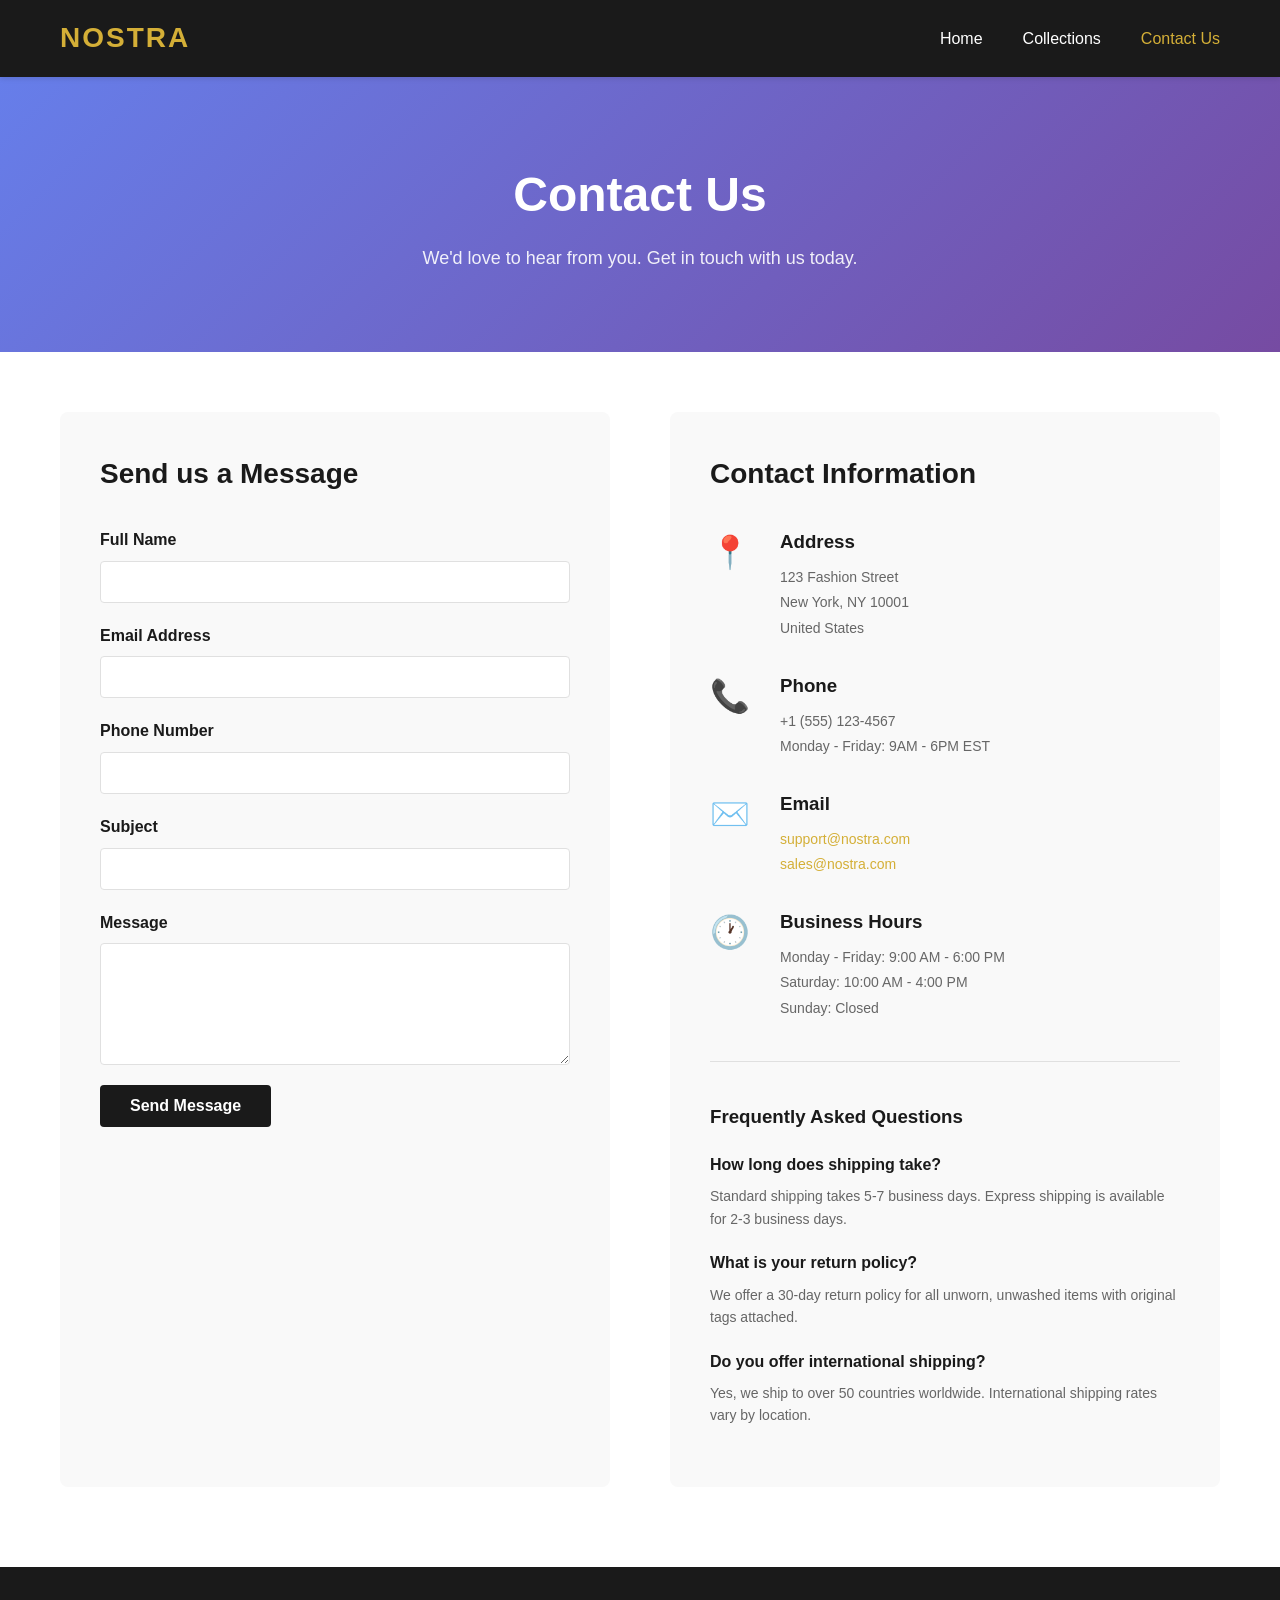
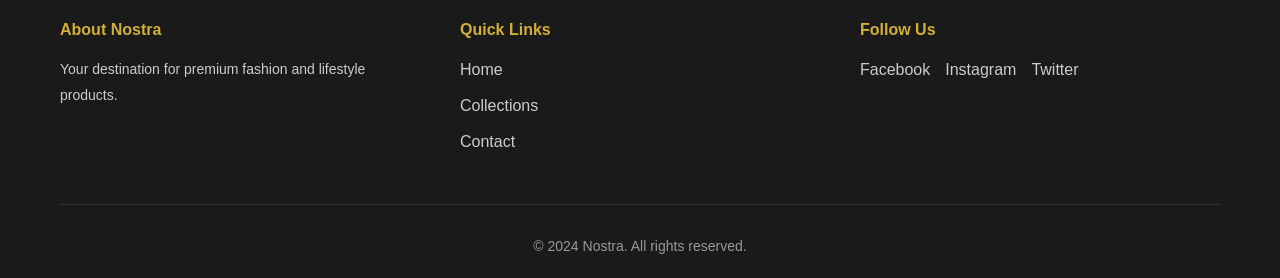
<file: contact.html>
<!DOCTYPE html>
<html lang="en">
<head>
    <meta charset="UTF-8">
    <meta name="viewport" content="width=device-width, initial-scale=1.0">
    <title>Contact Us - Nostra</title>
    <link rel="stylesheet" href="style.css">
</head>
<body>
    <!-- Navigation Bar -->
    <nav class="navbar">
        <div class="nav-container">
            <div class="nav-logo">
                <a href="index.html">NOSTRA</a>
            </div>
            <ul class="nav-menu">
                <li class="nav-item">
                    <a href="index.html" class="nav-link">Home</a>
                </li>
                <li class="nav-item">
                    <a href="collections.html" class="nav-link">Collections</a>
                </li>
                <li class="nav-item">
                    <a href="contact.html" class="nav-link active">Contact Us</a>
                </li>
            </ul>
            <div class="hamburger">
                <span></span>
                <span></span>
                <span></span>
            </div>
        </div>
    </nav>

    <!-- Page Header -->
    <section class="page-header">
        <h1>Contact Us</h1>
        <p>We'd love to hear from you. Get in touch with us today.</p>
    </section>

    <div class="container">
        <div class="contact-wrapper">
            <!-- Contact Form -->
            <div class="contact-form-section">
                <h2>Send us a Message</h2>
                <form class="contact-form" id="contactForm">
                    <div class="form-group">
                        <label for="name">Full Name</label>
                        <input type="text" id="name" name="name" required>
                    </div>

                    <div class="form-group">
                        <label for="email">Email Address</label>
                        <input type="email" id="email" name="email" required>
                    </div>

                    <div class="form-group">
                        <label for="phone">Phone Number</label>
                        <input type="tel" id="phone" name="phone">
                    </div>

                    <div class="form-group">
                        <label for="subject">Subject</label>
                        <input type="text" id="subject" name="subject" required>
                    </div>

                    <div class="form-group">
                        <label for="message">Message</label>
                        <textarea id="message" name="message" rows="6" required></textarea>
                    </div>

                    <button type="submit" class="btn btn-primary">Send Message</button>
                </form>
                <div id="formMessage" class="form-message" style="display: none;"></div>
            </div>

            <!-- Contact Information -->
            <div class="contact-info-section">
                <h2>Contact Information</h2>
                
                <div class="info-item">
                    <div class="info-icon">📍</div>
                    <div class="info-content">
                        <h3>Address</h3>
                        <p>123 Fashion Street<br>New York, NY 10001<br>United States</p>
                    </div>
                </div>

                <div class="info-item">
                    <div class="info-icon">📞</div>
                    <div class="info-content">
                        <h3>Phone</h3>
                        <p>+1 (555) 123-4567<br>Monday - Friday: 9AM - 6PM EST</p>
                    </div>
                </div>

                <div class="info-item">
                    <div class="info-icon">✉️</div>
                    <div class="info-content">
                        <h3>Email</h3>
                        <p><a href="mailto:support@nostra.com">support@nostra.com</a><br><a href="mailto:sales@nostra.com">sales@nostra.com</a></p>
                    </div>
                </div>

                <div class="info-item">
                    <div class="info-icon">🕐</div>
                    <div class="info-content">
                        <h3>Business Hours</h3>
                        <p>Monday - Friday: 9:00 AM - 6:00 PM<br>Saturday: 10:00 AM - 4:00 PM<br>Sunday: Closed</p>
                    </div>
                </div>

                <!-- FAQ Section -->
                <div class="faq-section">
                    <h3>Frequently Asked Questions</h3>
                    <div class="faq-item">
                        <h4>How long does shipping take?</h4>
                        <p>Standard shipping takes 5-7 business days. Express shipping is available for 2-3 business days.</p>
                    </div>
                    <div class="faq-item">
                        <h4>What is your return policy?</h4>
                        <p>We offer a 30-day return policy for all unworn, unwashed items with original tags attached.</p>
                    </div>
                    <div class="faq-item">
                        <h4>Do you offer international shipping?</h4>
                        <p>Yes, we ship to over 50 countries worldwide. International shipping rates vary by location.</p>
                    </div>
                </div>
            </div>
        </div>
    </div>

    <!-- Footer -->
    <footer class="footer">
        <div class="container">
            <div class="footer-content">
                <div class="footer-section">
                    <h4>About Nostra</h4>
                    <p>Your destination for premium fashion and lifestyle products.</p>
                </div>
                <div class="footer-section">
                    <h4>Quick Links</h4>
                    <ul>
                        <li><a href="index.html">Home</a></li>
                        <li><a href="collections.html">Collections</a></li>
                        <li><a href="contact.html">Contact</a></li>
                    </ul>
                </div>
                <div class="footer-section">
                    <h4>Follow Us</h4>
                    <div class="social-links">
                        <a href="#">Facebook</a>
                        <a href="#">Instagram</a>
                        <a href="#">Twitter</a>
                    </div>
                </div>
            </div>
            <div class="footer-bottom">
                <p>&copy; 2024 Nostra. All rights reserved.</p>
            </div>
        </div>
    </footer>

    <script src="script.js"></script>
</body>
</html>
</file>
<file: style.css>
/* ===== VARIABLES & RESET ===== */
:root {
    --primary-color: #1a1a1a;
    --secondary-color: #d4af37;
    --text-color: #333;
    --light-bg: #f9f9f9;
    --white: #ffffff;
    --border-color: #e0e0e0;
    --transition: all 0.3s ease;
}

* {
    margin: 0;
    padding: 0;
    box-sizing: border-box;
}

html {
    scroll-behavior: smooth;
}

body {
    font-family: 'Segoe UI', Tahoma, Geneva, Verdana, sans-serif;
    line-height: 1.6;
    color: var(--text-color);
    background-color: var(--white);
}

/* ===== UTILITY CLASSES ===== */
.container {
    max-width: 1200px;
    margin: 0 auto;
    padding: 0 20px;
}

.btn {
    padding: 12px 30px;
    border: none;
    border-radius: 4px;
    cursor: pointer;
    font-size: 16px;
    font-weight: 600;
    transition: var(--transition);
    text-decoration: none;
    display: inline-block;
}

.btn-primary {
    background-color: var(--primary-color);
    color: var(--white);
}

.btn-primary:hover {
    background-color: var(--secondary-color);
    color: var(--primary-color);
}

.btn-secondary {
    background-color: var(--secondary-color);
    color: var(--primary-color);
    border: 2px solid var(--secondary-color);
}

.btn-secondary:hover {
    background-color: var(--white);
    border-color: var(--secondary-color);
}

/* ===== NAVIGATION ===== */
.navbar {
    background-color: var(--primary-color);
    padding: 1rem 0;
    position: sticky;
    top: 0;
    z-index: 100;
    box-shadow: 0 2px 5px rgba(0,0,0,0.1);
}

.nav-container {
    max-width: 1200px;
    margin: 0 auto;
    padding: 0 20px;
    display: flex;
    justify-content: space-between;
    align-items: center;
}

.nav-logo a {
    font-size: 28px;
    font-weight: bold;
    color: var(--secondary-color);
    text-decoration: none;
    letter-spacing: 2px;
}

.nav-menu {
    display: flex;
    list-style: none;
    gap: 40px;
}

.nav-link {
    color: var(--white);
    text-decoration: none;
    font-weight: 500;
    transition: var(--transition);
    position: relative;
}

.nav-link:hover,
.nav-link.active {
    color: var(--secondary-color);
}

.hamburger {
    display: none;
    flex-direction: column;
    cursor: pointer;
}

.hamburger span {
    width: 25px;
    height: 3px;
    background-color: var(--secondary-color);
    margin: 5px 0;
    transition: var(--transition);
}

/* ===== HERO SECTION ===== */
.hero {
    background: linear-gradient(135deg, #667eea 0%, #764ba2 100%);
    min-height: 600px;
    display: flex;
    align-items: center;
    justify-content: center;
    position: relative;
    color: var(--white);
    overflow: hidden;
}

.hero::before {
    content: '';
    position: absolute;
    top: 0;
    left: 0;
    right: 0;
    bottom: 0;
    background: url('data:image/svg+xml,<svg xmlns="http://www.w3.org/2000/svg" viewBox="0 0 1200 600"><defs><pattern id="grid" width="40" height="40" patternUnits="userSpaceOnUse"><path d="M 40 0 L 0 0 0 40" fill="none" stroke="rgba(255,255,255,0.1)" stroke-width="1"/></pattern></defs><rect width="1200" height="600" fill="url(%23grid)" /></svg>');
    opacity: 0.5;
}

.hero-content {
    position: relative;
    z-index: 2;
    text-align: center;
    animation: fadeInUp 1s ease;
}

.hero-content h1 {
    font-size: 60px;
    margin-bottom: 20px;
    font-weight: 700;
}

.hero-content p {
    font-size: 24px;
    margin-bottom: 30px;
    opacity: 0.9;
}

@keyframes fadeInUp {
    from {
        opacity: 0;
        transform: translateY(30px);
    }
    to {
        opacity: 1;
        transform: translateY(0);
    }
}

/* ===== PAGE HEADER ===== */
.page-header {
    background: linear-gradient(135deg, #667eea 0%, #764ba2 100%);
    color: var(--white);
    padding: 80px 20px;
    text-align: center;
}

.page-header h1 {
    font-size: 48px;
    margin-bottom: 10px;
}

.page-header p {
    font-size: 18px;
    opacity: 0.9;
}

/* ===== FEATURED PRODUCTS SECTION ===== */
.featured-products {
    padding: 80px 0;
    background-color: var(--light-bg);
}

.featured-products h2 {
    text-align: center;
    font-size: 36px;
    margin-bottom: 50px;
    color: var(--primary-color);
}

.products-grid {
    display: grid;
    grid-template-columns: repeat(auto-fit, minmax(250px, 1fr));
    gap: 30px;
    margin-bottom: 50px;
}

.product-card {
    background: var(--white);
    border-radius: 8px;
    overflow: hidden;
    box-shadow: 0 2px 10px rgba(0,0,0,0.1);
    transition: var(--transition);
    cursor: pointer;
}

.product-card:hover {
    transform: translateY(-10px);
    box-shadow: 0 5px 20px rgba(0,0,0,0.15);
}

.product-image {
    position: relative;
    width: 100%;
    height: 250px;
    overflow: hidden;
    background-color: #f0f0f0;
}

.product-image img {
    width: 100%;
    height: 100%;
    object-fit: cover;
    transition: var(--transition);
}

.product-card:hover .product-image img {
    transform: scale(1.1);
}

.sale-badge {
    position: absolute;
    top: 10px;
    right: 10px;
    background-color: #ff4757;
    color: var(--white);
    padding: 8px 15px;
    border-radius: 4px;
    font-weight: bold;
    font-size: 14px;
}

.product-info {
    padding: 20px;
}

.product-info h3 {
    font-size: 18px;
    margin-bottom: 8px;
    color: var(--primary-color);
}

.product-info .category {
    color: #999;
    font-size: 14px;
    margin-bottom: 15px;
}

.price-section {
    display: flex;
    gap: 10px;
    margin-bottom: 15px;
    align-items: center;
}

.original-price {
    text-decoration: line-through;
    color: #999;
    font-size: 14px;
}

.sale-price {
    font-size: 22px;
    font-weight: bold;
    color: var(--secondary-color);
}

.center-btn {
    text-align: center;
}

/* ===== FEATURES SECTION ===== */
.features {
    padding: 60px 0;
    background-color: var(--white);
}

.features .container {
    display: grid;
    grid-template-columns: repeat(auto-fit, minmax(250px, 1fr));
    gap: 30px;
}

.feature-item {
    text-align: center;
    padding: 30px;
}

.feature-icon {
    font-size: 48px;
    margin-bottom: 15px;
}

.feature-item h3 {
    margin-bottom: 10px;
    color: var(--primary-color);
}

.feature-item p {
    color: #666;
}

/* ===== NEWSLETTER SECTION ===== */
.newsletter {
    background: linear-gradient(135deg, var(--primary-color) 0%, #333 100%);
    color: var(--white);
    padding: 60px 20px;
    text-align: center;
}

.newsletter h2 {
    font-size: 36px;
    margin-bottom: 15px;
}

.newsletter p {
    font-size: 18px;
    margin-bottom: 30px;
    opacity: 0.9;
}

.newsletter-form {
    display: flex;
    gap: 10px;
    max-width: 500px;
    margin: 0 auto;
    flex-wrap: wrap;
    justify-content: center;
}

.newsletter-form input {
    flex: 1;
    min-width: 250px;
    padding: 12px 20px;
    border: none;
    border-radius: 4px;
    font-size: 16px;
}

/* ===== COLLECTIONS PAGE ===== */
.collections-wrapper {
    display: grid;
    grid-template-columns: 280px 1fr;
    gap: 40px;
    margin: 40px 0;
    min-height: 500px;
}

.filters-sidebar {
    background-color: var(--light-bg);
    padding: 30px;
    border-radius: 8px;
    height: fit-content;
    position: sticky;
    top: 100px;
}

.filter-section {
    margin-bottom: 30px;
    border-bottom: 1px solid var(--border-color);
    padding-bottom: 20px;
}

.filter-section:last-child {
    border-bottom: none;
}

.filter-section h3 {
    font-size: 18px;
    margin-bottom: 15px;
    color: var(--primary-color);
}

.search-box {
    width: 100%;
    padding: 10px;
    border: 1px solid var(--border-color);
    border-radius: 4px;
    font-size: 14px;
}

.filter-options {
    display: flex;
    flex-direction: column;
    gap: 12px;
}

.filter-label {
    display: flex;
    align-items: center;
    cursor: pointer;
    font-size: 14px;
}

.filter-label input[type="checkbox"] {
    margin-right: 10px;
    cursor: pointer;
    width: 18px;
    height: 18px;
}

.price-filter {
    display: flex;
    flex-direction: column;
    gap: 15px;
}

.price-slider {
    width: 100%;
    height: 6px;
    border-radius: 3px;
    background: var(--border-color);
    outline: none;
    -webkit-appearance: none;
}

.price-slider::-webkit-slider-thumb {
    -webkit-appearance: none;
    appearance: none;
    width: 20px;
    height: 20px;
    border-radius: 50%;
    background: var(--secondary-color);
    cursor: pointer;
}

.price-slider::-moz-range-thumb {
    width: 20px;
    height: 20px;
    border-radius: 50%;
    background: var(--secondary-color);
    cursor: pointer;
    border: none;
}

.price-display {
    font-size: 14px;
    color: var(--primary-color);
    font-weight: 600;
}

.products-section {
    flex: 1;
}

.products-toolbar {
    display: flex;
    justify-content: space-between;
    align-items: center;
    margin-bottom: 30px;
    padding: 20px;
    background-color: var(--light-bg);
    border-radius: 8px;
    flex-wrap: wrap;
    gap: 20px;
}

.results-count {
    font-weight: 600;
    color: var(--primary-color);
}

.sort-select {
    padding: 10px 15px;
    border: 1px solid var(--border-color);
    border-radius: 4px;
    font-size: 14px;
    cursor: pointer;
    background-color: var(--white);
}

.no-products {
    text-align: center;
    padding: 60px 20px;
    color: #999;
}

.no-products p {
    font-size: 18px;
}

/* ===== CONTACT PAGE ===== */
.contact-wrapper {
    display: grid;
    grid-template-columns: 1fr 1fr;
    gap: 60px;
    margin: 60px 0;
}

.contact-form-section,
.contact-info-section {
    padding: 40px;
    background-color: var(--light-bg);
    border-radius: 8px;
}

.contact-form-section h2,
.contact-info-section h2 {
    margin-bottom: 30px;
    color: var(--primary-color);
    font-size: 28px;
}

.form-group {
    margin-bottom: 20px;
    display: flex;
    flex-direction: column;
}

.form-group label {
    margin-bottom: 8px;
    font-weight: 600;
    color: var(--primary-color);
}

.form-group input,
.form-group textarea {
    padding: 12px 15px;
    border: 1px solid var(--border-color);
    border-radius: 4px;
    font-size: 14px;
    font-family: inherit;
}

.form-group input:focus,
.form-group textarea:focus {
    outline: none;
    border-color: var(--secondary-color);
    box-shadow: 0 0 5px rgba(212, 175, 55, 0.3);
}

.form-message {
    padding: 15px;
    border-radius: 4px;
    margin-top: 20px;
    font-weight: 600;
}

.form-message.success {
    background-color: #d4edda;
    color: #155724;
    border: 1px solid #c3e6cb;
}

.form-message.error {
    background-color: #f8d7da;
    color: #721c24;
    border: 1px solid #f5c6cb;
}

.info-item {
    display: flex;
    gap: 20px;
    margin-bottom: 30px;
}

.info-icon {
    font-size: 32px;
    min-width: 50px;
}

.info-content h3 {
    color: var(--primary-color);
    margin-bottom: 8px;
}

.info-content p {
    color: #666;
    font-size: 14px;
    line-height: 1.8;
}

.info-content a {
    color: var(--secondary-color);
    text-decoration: none;
}

.info-content a:hover {
    text-decoration: underline;
}

.faq-section {
    margin-top: 40px;
    padding-top: 40px;
    border-top: 1px solid var(--border-color);
}

.faq-section h3 {
    color: var(--primary-color);
    margin-bottom: 20px;
}

.faq-item {
    margin-bottom: 20px;
}

.faq-item h4 {
    color: var(--primary-color);
    margin-bottom: 8px;
    font-size: 16px;
}

.faq-item p {
    color: #666;
    font-size: 14px;
    line-height: 1.6;
}

/* ===== FOOTER ===== */
.footer {
    background-color: var(--primary-color);
    color: var(--white);
    padding: 50px 0 20px;
    margin-top: 80px;
}

.footer-content {
    display: grid;
    grid-template-columns: repeat(auto-fit, minmax(250px, 1fr));
    gap: 40px;
    margin-bottom: 40px;
}

.footer-section h4 {
    margin-bottom: 15px;
    color: var(--secondary-color);
}

.footer-section p {
    color: #ccc;
    font-size: 14px;
    line-height: 1.8;
}

.footer-section ul {
    list-style: none;
}

.footer-section ul li {
    margin-bottom: 10px;
}

.footer-section a {
    color: #ccc;
    text-decoration: none;
    transition: var(--transition);
}

.footer-section a:hover {
    color: var(--secondary-color);
}

.social-links {
    display: flex;
    gap: 15px;
}

.footer-bottom {
    text-align: center;
    padding-top: 30px;
    border-top: 1px solid rgba(255,255,255,0.1);
    color: #999;
    font-size: 14px;
}

/* ===== RESPONSIVE DESIGN ===== */
@media (max-width: 768px) {
    .nav-menu {
        display: none;
    }

    .hamburger {
        display: flex;
    }

    .hero-content h1 {
        font-size: 36px;
    }

    .hero-content p {
        font-size: 18px;
    }

    .featured-products h2 {
        font-size: 28px;
    }

    .collections-wrapper {
        grid-template-columns: 1fr;
    }

    .filters-sidebar {
        position: static;
        margin-bottom: 30px;
    }

    .products-toolbar {
        flex-direction: column;
        align-items: flex-start;
    }

    .sort-select {
        width: 100%;
    }

    .contact-wrapper {
        grid-template-columns: 1fr;
        gap: 30px;
    }

    .contact-form-section,
    .contact-info-section {
        padding: 20px;
    }

    .page-header h1 {
        font-size: 32px;
    }

    .page-header p {
        font-size: 16px;
    }

    .newsletter-form {
        flex-direction: column;
    }

    .newsletter-form input {
        min-width: 100%;
    }
}

@media (max-width: 480px) {
    .nav-logo a {
        font-size: 20px;
    }

    .hero-content h1 {
        font-size: 24px;
    }

    .hero-content p {
        font-size: 16px;
    }

    .hero {
        min-height: 400px;
    }

    .products-grid {
        grid-template-columns: repeat(auto-fit, minmax(150px, 1fr));
        gap: 15px;
    }

    .product-image {
        height: 180px;
    }

    .featured-products h2 {
        font-size: 24px;
    }

    .featured-products {
        padding: 40px 0;
    }

    .footer-content {
        grid-template-columns: 1fr;
        gap: 20px;
    }

    .filter-section {
        padding-bottom: 15px;
        margin-bottom: 15px;
    }
}
</file>
